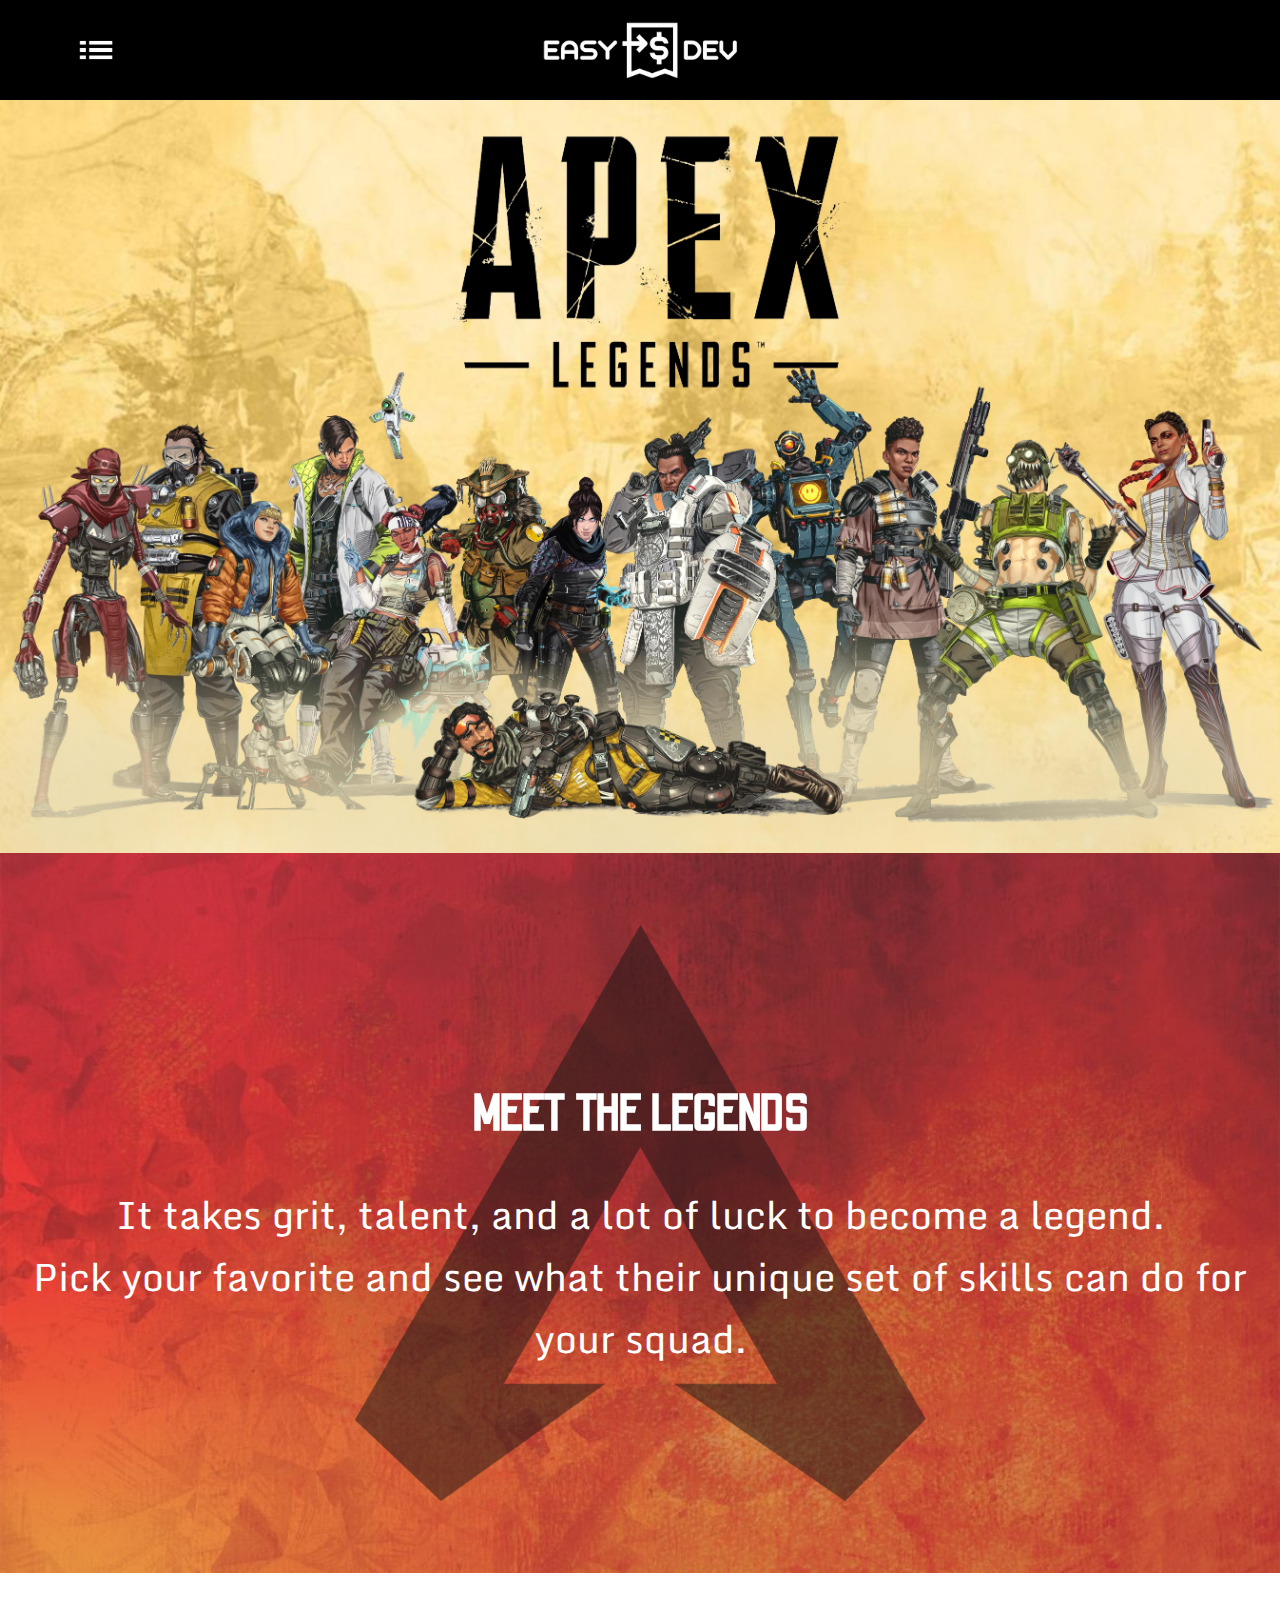
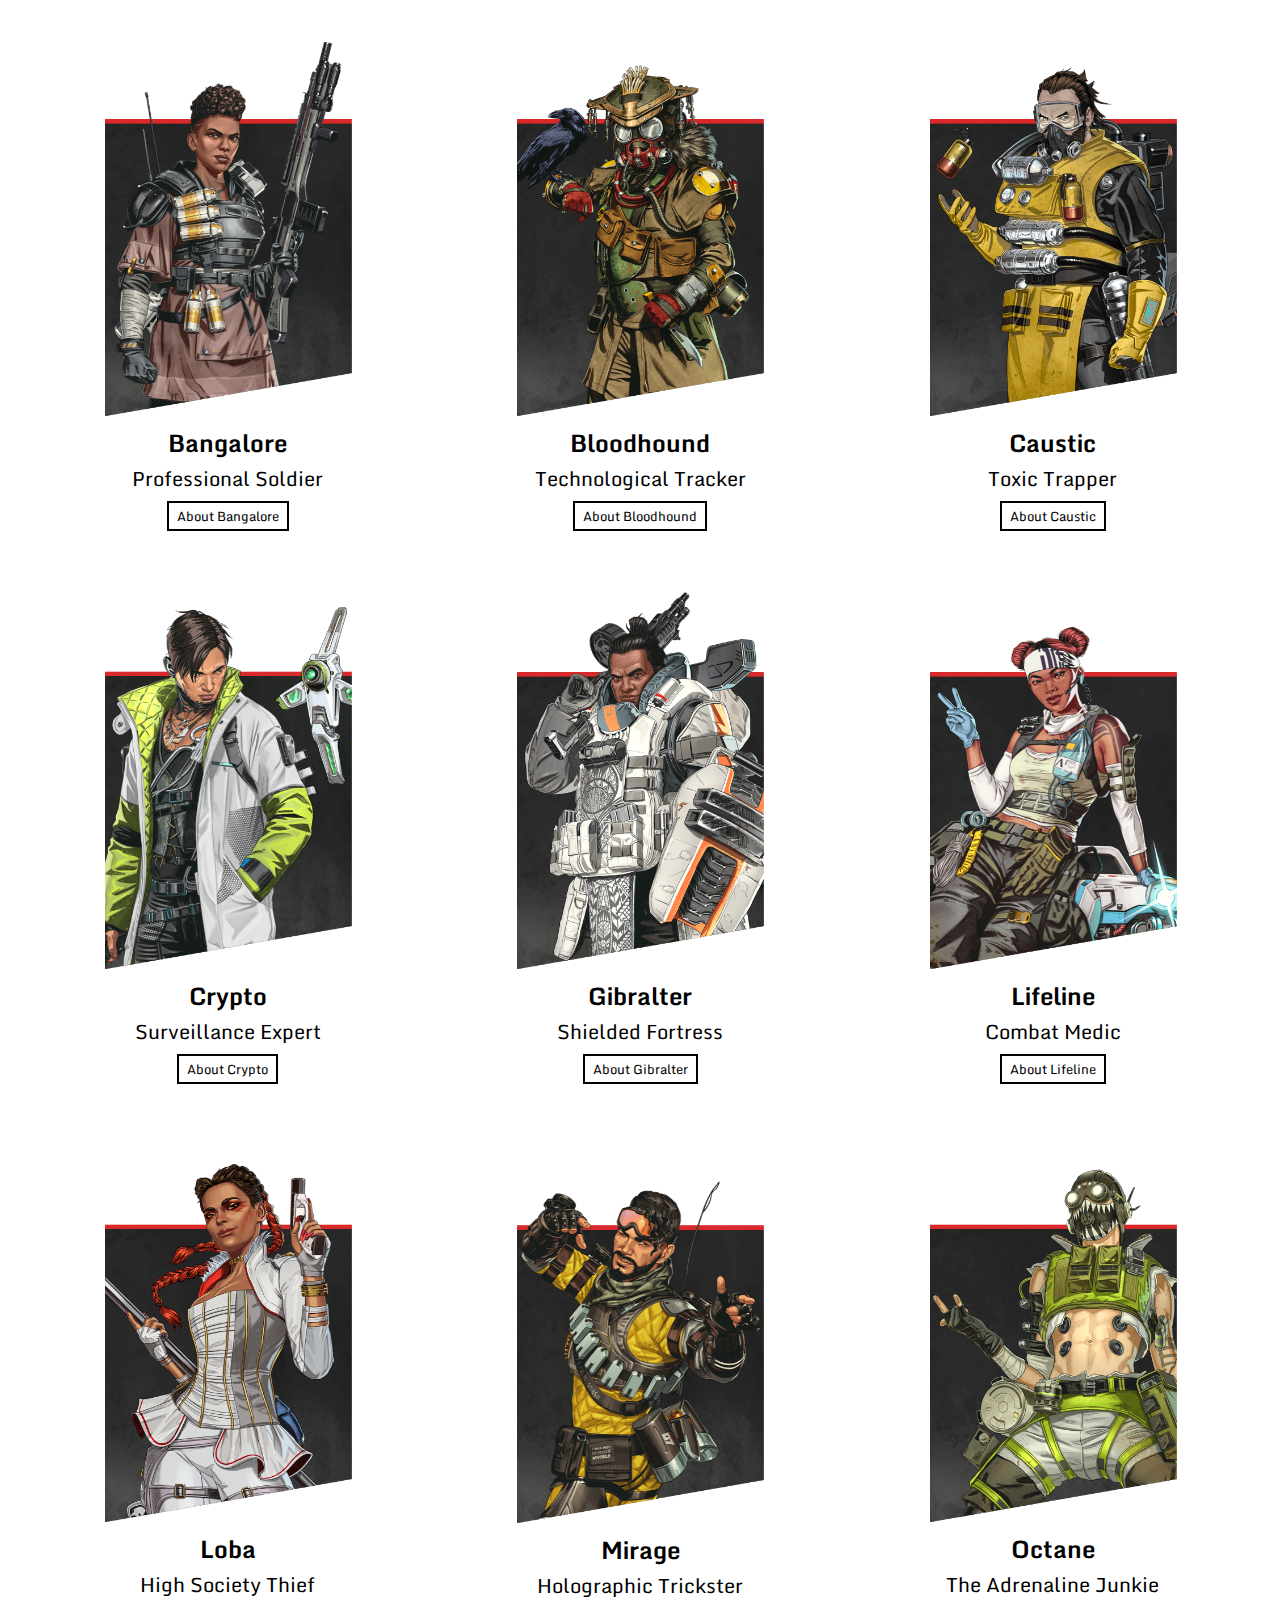
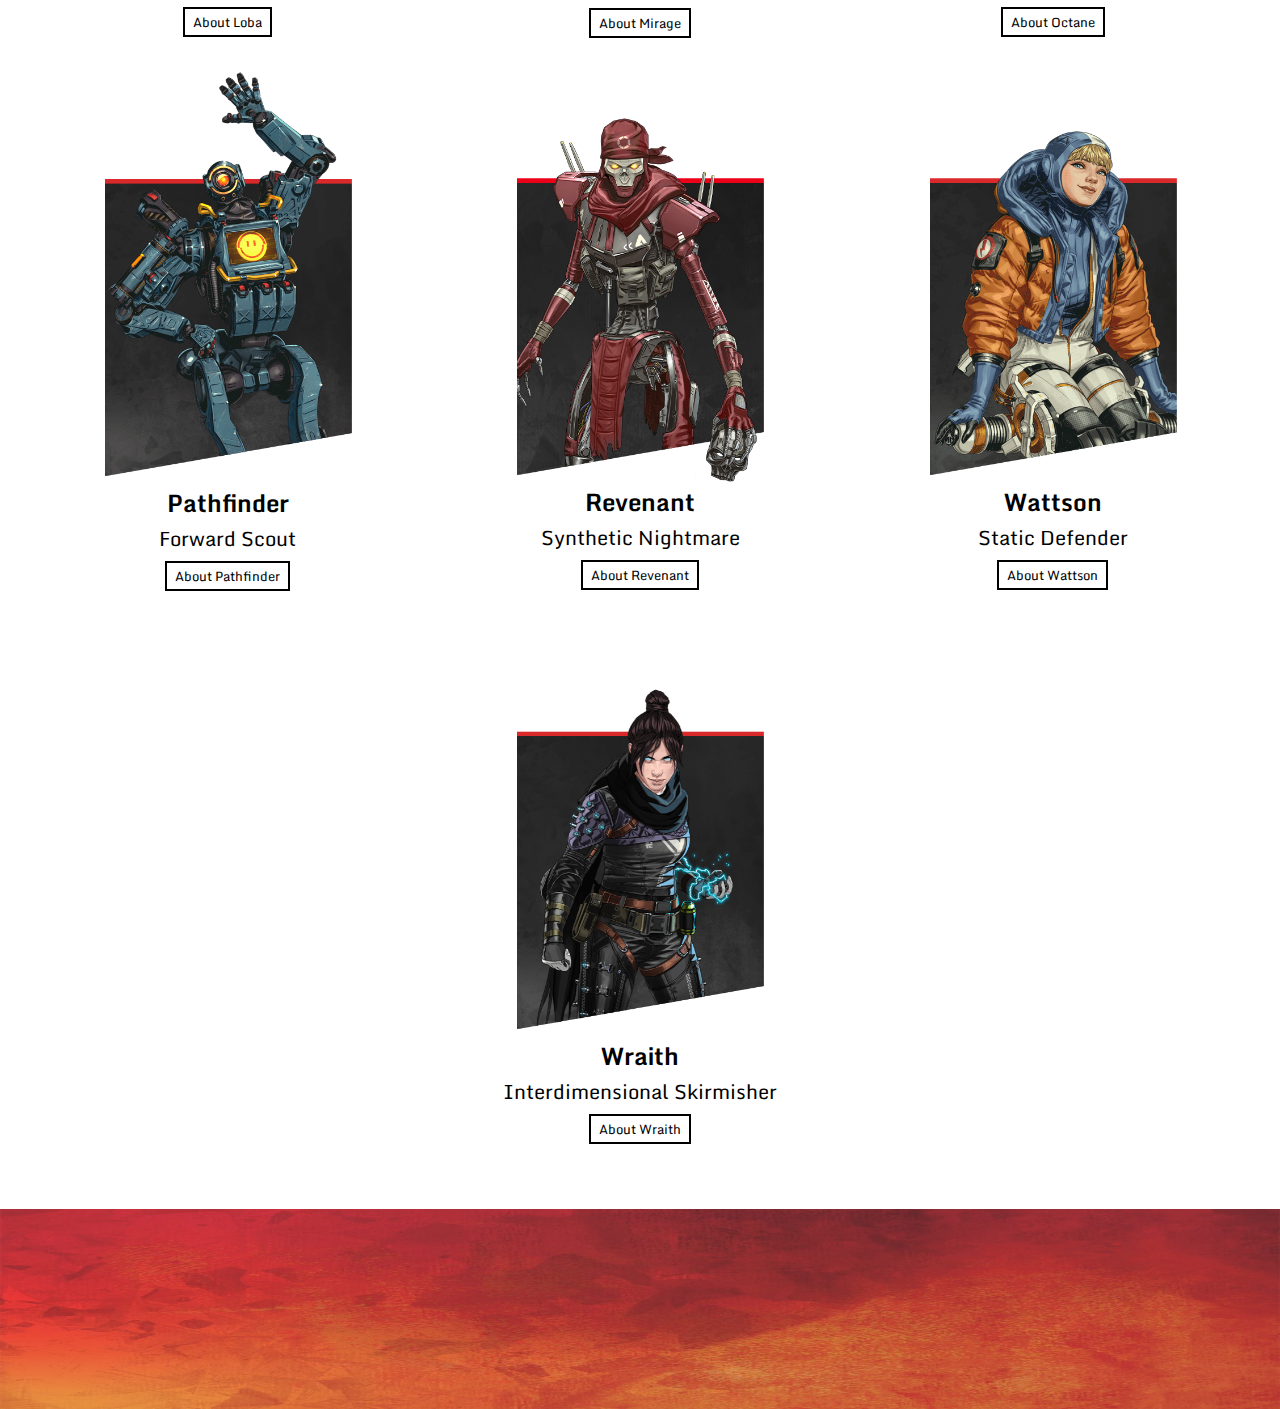
<file: index.html>
<!DOCTYPE html>
<html lang="en">
<head>
    <meta charset="UTF-8">
    <meta name="viewport" content="width=device-width, initial-scale=1.0">
    <title>Apex Legends</title>
    <link rel="stylesheet" href="index.css">
    <link href='https://fonts.googleapis.com/css?family=Odibee Sans' rel='stylesheet'>
    <link href='https://fonts.googleapis.com/css?family=Monda' rel='stylesheet'>
</head>
<body>
  <header>
    <div class="flex-menu">
        <img id="nav-toggle" class="nav-toggle" src="images/ApexLogoPhotos/white-menu.png" alt="menu toggle" onclick="menuClick()">
    </div>
    <div class="flex-logo">    
        <img class="logo-img" src="images/RyanLogos/easymoney.png" alt="Easy $ Development">
    </div>
    <!--<div class="flex-menu">
        <img class="nav-toggle red" src="images/ApexLogoPhotos/linked-in.png" alt="red linked-in icon">
    </div>-->
    <nav id="nav-bar">
      <ul>
        <li class="top"><a href="#Home">Home</a></li>
        <li><a href="#About">About</a></li>
        <li><a href="#Legends">Legends</a></li>
        <li><a href="#Contact">Contact</a></li>
    </nav>
  </header>
  <div class="banner-container">
    <div id="Home">
      <div class="group-banner">
      <img id="banner-group-pic" class="banner-image" src="images/BannerPhotos/apex-seasonfive-banner.jpg" alt="Group Picture of the Apex Legend Characters">
      </div>
      <div id="About" class="red-banner">
      <img id="banner-red-background"  src="images/BannerPhotos/apex-meet-legends-background.jpg" alt="red Apex background image">
      <img class="apex-logo" src="images/ApexLogoPhotos/Apex-Legends-Logo-PNG-Photos.png" alt="Apex Logo">
      <h1 class="title-page-heading" >MEET THE LEGENDS</h1>
      <p class="title-page-paragraph" >It takes grit, talent, and a lot of luck to become a legend. <br>
         Pick your favorite and see what their unique set of skills can do for your squad.
      </p>
    </div>
    </div>
    <div id="Legends" class="legend-gallery">
      <figure class="gallery-item">
        <img class="thumbnail" src="images/BangalorPhotos/apex-grid-tile-legends-bangalore.png.adapt.crop16x9.png">
        <h3 class="legend-name">Bangalore</h3>
        <p class="legend-title">Professional Soldier</p>
        <p id="about-btn" class="about-btn"><a id="bangalore-link" class="about-link" href="legends.html#Bangalore">About Bangalore</a></p>
      </figure> 
      <figure class="gallery-item">
        <img class="thumbnail" src="images/BloodhoundPhotos/apex-grid-tile-legends-bloodhound.png.adapt.crop16x9.png">
        <h3 class="legend-name">Bloodhound</h3>
        <p class="legend-title">Technological Tracker</p>
        <p class="about-btn"><a id="bloodhound-link" class="about-link" href="legends.html#Bloodhound" >About Bloodhound</a></p>
      </figure>
      <figure class="gallery-item">
        <img class="thumbnail" src="images/CausticPhotos/apex-grid-tile-legends-caustic.png.adapt.crop16x9.png">
        <h3 class="legend-name">Caustic</h3>
        <p class="legend-title">Toxic Trapper</p>
        <p class="about-btn"><a class="about-link" href="legends.html#Caustic">About Caustic</a></p>
      </figure>
      <figure class="gallery-item">
        <img class="thumbnail" src="images/CryptoPhotos/apex-grid-tile-legends-crypto.png.adapt.crop16x9.png">
        <h3 class="legend-name">Crypto</h3>
        <p class="legend-title">Surveillance Expert</p>
        <p class="about-btn"><a class="about-link" href="legends.html#Crypto">About Crypto</a></p>
      </figure>
      <figure class="gallery-item">
        <img class="thumbnail" src="images/GibralterPhotos/apex-grid-tile-legends-gibraltar.png.adapt.crop16x9.png">
        <h3 class="legend-name">Gibralter</h3>
        <p class="legend-title">Shielded Fortress</p>
        <p class="about-btn"><a class="about-link" href="legends.html#Gibralter">About Gibralter</a></p>
      </figure>
      <figure class="gallery-item">
        <img class="thumbnail" src="images/LifelinePhotos/apex-grid-tile-legends-lifeline.png.adapt.crop16x9.png">
        <h3 class="legend-name">Lifeline</h3>
        <p class="legend-title">Combat Medic</p>
        <p class="about-btn"><a class="about-link" href="legends.html#Lifeline">About Lifeline</a></p>
      </figure>
      <figure class="gallery-item">
        <img class="thumbnail" src="images/LobaPhotos/apex-grid-tile-legends-loba.png.adapt.crop16x9.png">
        <h3 class="legend-name">Loba</h3>
        <p class="legend-title">High Society Thief</p>
        <p class="about-btn"><a class="about-link" href="legends.html#Loba">About Loba</a></p>
      </figure>
      <figure class="gallery-item">
        <img class="thumbnail" src="images/MiragePhotos/apex-grid-tile-legends-mirage.png.adapt.crop16x9.png">
        <h3 class="legend-name">Mirage</h3>
        <p class="legend-title">Holographic Trickster</p>
        <p class="about-btn"><a class="about-link" href="legends.html#Mirage">About Mirage</a></p>
      </figure>
      <figure class="gallery-item">
        <img class="thumbnail" src="images/OctanePhotos/apex-grid-tile-legends-octane.png.adapt.crop16x9.png">
        <h3 class="legend-name">Octane</h3>
        <p class="legend-title">The Adrenaline Junkie</p>
        <p class="about-btn"><a class="about-link" href="legends.html#Octane">About Octane</a></p>
      </figure>
      <figure class="gallery-item">
        <img class="thumbnail" src="images/PathfinderPhotos/apex-grid-tile-legends-pathfinder.png.adapt.crop16x9.png">
        <h3 class="legend-name">Pathfinder</h3>
        <p class="legend-title">Forward Scout</p>
        <p class="about-btn"><a class="about-link" href="legends.html#Pathfinder">About Pathfinder</a></p>
      </figure>
      <figure class="gallery-item">
        <img class="thumbnail" src="images/RevenantPhotos/apex-legend-revenant-grid-tile.png.adapt.crop16x9.png">
        <h3 class="legend-name">Revenant</h3>
        <p class="legend-title">Synthetic Nightmare</p>
        <p class="about-btn"><a class="about-link" href="legends.html#Revenant">About Revenant</a></p>
      </figure>
      <figure class="gallery-item">
        <img class="thumbnail" src="images/WattsonPhotos/apex-grid-tile-legends-wattson.png.adapt.crop16x9.png">
        <h3 class="legend-name">Wattson</h3>
        <p class="legend-title">Static Defender</p>
        <p class="about-btn"><a class="about-link" href="legends.html#Wattson">About Wattson</a></p>
      </figure>
      <figure class="gallery-item">
        <img class="thumbnail" src="images/WraithPhotos/apex-grid-tile-legends-wraith.png.adapt.crop16x9.png">
        <h3 class="legend-name">Wraith</h3>
        <p class="legend-title">Interdimensional Skirmisher</p>
        <p class="about-btn"><a class="about-link" href="legends.html#Wraith">About Wraith</a></p>
      </figure>
    </div>
  </div>
    <div id="Contact" class= "footer-banner">
        <img src="images/BannerPhotos/apex-meet-legends-background.jpg" alt="red Apex background">
    </div>
    
    <script src="script.js"></script>  
</body>
</html>
</file>
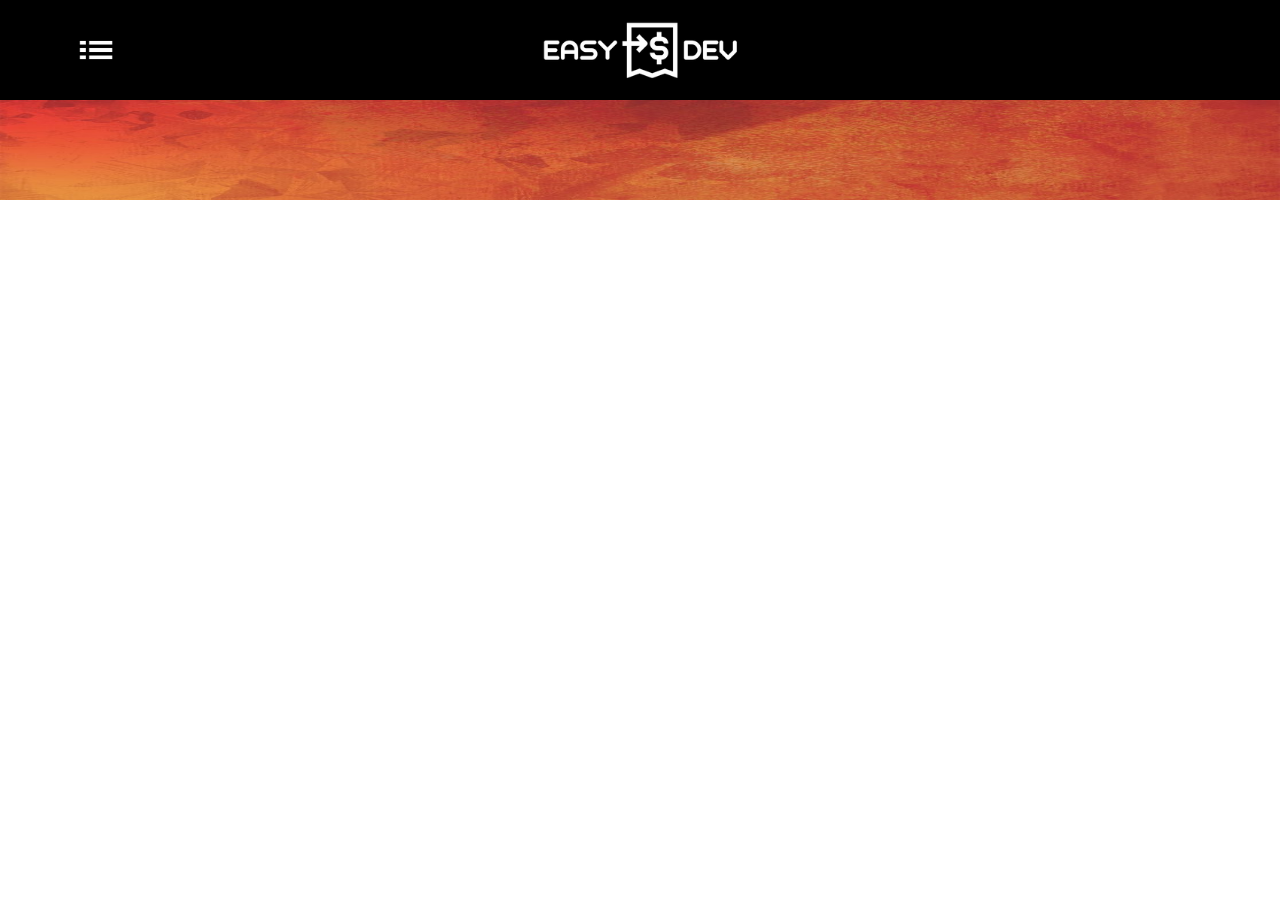
<file: legends.html>
<!DOCTYPE html>
<html lang="en">
<head>
    <meta charset="UTF-8">
    <meta name="viewport" content="width=device-width, initial-scale=1.0">
    <title>Legends Info Page</title>
    <link rel="stylesheet" href="index.css">
    <link href='https://fonts.googleapis.com/css?family=Odibee Sans' rel='stylesheet'>
    <link href='https://fonts.googleapis.com/css?family=Monda' rel='stylesheet'>
    
</head>
<body>
    <header>
        <div class="flex-menu">
            <img id="nav-toggle" class="nav-toggle" src="images/ApexLogoPhotos/white-menu.png" alt="menu toggle" onclick="menuClick()">
        </div>
        <div class="flex-logo">    
            <img class="logo-img" src="images/RyanLogos/easymoney.png" alt="Easy $ Development">
        </div>
        <!--<div class="flex-menu">
            <img class="nav-toggle red" src="images/ApexLogoPhotos/linked-in.png" alt="red linked-in icon">
        </div>-->
        <nav id="nav-bar">
          <ul>
            <li class="top"><a href="index.html#Home">Home</a></li> 
            <li><a href="index.html#About">About</a></li> 
            <li><a href="index.html#Legends">Legends</a></li>
            <li class="bottom"><a href="index.html#Contact">Contact</a></li>
          </ul>
        </nav>
    </header>
    
    <div id="Bangalore" class="legend-container">
    <div id="bangalore-page" >
        <img id="legend-poster" class="banner-image" src="images/BangalorPhotos/poster.jpg.adapt.crop16x9.1455w.jpg" alt="Apex Legend Character Poster Image">
    </div>
    

    <!--BANGALORE LEGEND PAGE----------------------------------------------------------------------------------------------------------------------------------------------------------->
    <div id="bangalore-info" class="main-info-container">
        <!--column 1-->
        <div class="col-img">
            <div class="poster-box">
            <img id="legend-headshot" class="poster-img" src="images/BangalorPhotos/apex-grid-tile-legends-bangalore.png.adapt.crop16x9.png" alt="Legend Headshot">
            </div>
        </div>
        <!--column 2-->
        <div class="col-txt column">
            <!--info flex box-->
            <div class="info-flex">
                <p id="legend-saying">"Name the weapon--I'll still beat you."</p>
                <h1 id="name-header">Bangalore</h1>
                <h3 id="title-header">Professional Soldier</h5>
                <p id="legend-story "class="legend-story">Born into a military family where she, her parents, and her four older brothers all served in the IMC Armed Forces, Bangalore has been an exceptional soldier since she was young. She was top of her class at the IMC Military Academy and the only cadet who could take apart a Peacekeeper, equip it with a Precision Choke hop-up, and put it back together in under twenty seconds – blindfolded.
                   <!--In the months following the Battle at Gridiron, Anita and her brother Jackson had lost contact with what was left of the IMC fleet, and were ambushed by unknown assailants upon arrival in the Outlands. The squad scattered, but Jackson stayed behind to give his sister time to escape. Alone and with no way home, Anita put her training, extensive weapon knowledge, and competitive spirit to work by joining the Apex Games. Now, she fights to raise money for passage back to the IMC home base, where she hopes to reunite with what remains of her family.-->
                </p>
            </div> 
            
            <!--table flex box-->
            <div class="table-flex">
                <!--table row flex box-->
                <div class="table-row">
                    <p class="table-label">Real Name</p>
                    <p id="legend-name" class="table-cell">Anita Williams</p>
                </div>
                <hr>
                <!--table row flex box-->
                <div class="table-row">
                    <p class="table-label">Age</p>
                    <p id="legend-age" class="table-cell">38</p>
                </div>
                <hr>
                <!--table row flex box-->
                <div class="table-row">
                    <p class="table-label">Home Planet</p>
                    <p id="legend-planet" class="table-cell">Gridiron</p>
                </div>
                <hr>
                <!--table row flex box-->
                <div class="table-row">
                    <p class="table-label">Tactical Ability</p>
                    <p id="legend-tactical" class="table-cell">Smoke Launcher</p>
                </div>
                <hr>
                <!--table row flex box-->
                <div class="table-row">
                    <p class="table-label">Passive Ability</p>
                    <p id="legend-passive" class="table-cell">Double Time</p>
                </div>
                <hr>
                <!--table row flex box-->
                <div class="table-row">
                    <p class="table-label">Ultimate Ability</p>
                    <p id="legend-ultimate" class="table-cell">Rolling Thunder</p>
                </div>
                <hr>
            </div>
        </div>
        
    </div>

    <div id="bangalore-ability" class="ability-main">
            <div class="ability-text-flex"> 
                <img id="tact-img" class= "ability-img" src="images/BangalorPhotos/apex-grid-tile-legends-abilities-tactical-bangalore.png.adapt.crop16x9.652w.png" alt="Tactical Ability Icon">
                <h4>Tactical Ability</h4>
                <h3 id="tact-name">Smoke Launcher</h3>
                <p id="tact-info">Fire a high-velocity smoke canister that explodes into a smoke wall on impact.</p>
            </div>
        
            <div class="ability-text-flex"> 
                <img id="pass-img" class= "ability-img"  src="images/BangalorPhotos/apex-grid-tile-legends-abilities-passive-bangalore.png.adapt.crop16x9.652w.png" alt="Passive Ability Icon">
                <h4>Passive Ability</h4>
                <h3 id="pass-name">Double Time</h3>
                <p id="pass-info">Taking fire while sprinting makes you move faster for a brief time.</p>
            </div>
       
            <div class="ability-text-flex"> 
                <img id="ult-img" class= "ability-img" src="images/BangalorPhotos/apex-grid-tile-legends-abilities-ultimate-bangalore.png.adapt.crop16x9.652w.png" alt="Ultimate Ability Icon">
                <h4>Ultimate Ability</h4>
                <h3 id="ult-name">Rolling Thunder</h3>
                <p id="ult-info">Call in an artillery strick that slowly creeps across the landscape.</p>
            </div>
    </div>
    <div class="back-div">
        <p class="back-btn"><a class="back-link"href="index.html#Legends">Back to Legends</a></p>
    </div>
</div>

 <!--BLOODHOUND LEGEND PAGE----------------------------------------------------------------------------------------------------------------------------------------------------------->
<div id="Bloodhound" class="legend-container">
    <div >
        <img id="legend-poster" class="banner-image" src="images/BloodhoundPhotos/poster.jpg.adapt.crop16x9.1455w.jpg" alt="Apex Legend Character Poster Image">
    </div>
    
    <!--main content flexbox-->
    <div id="bloodhound-info" class="main-info-container">
        <!--column 1-->
        <div class="col-img">
            <div class="poster-box">
            <img id="legend-headshot" class="poster-img" src="images/BloodhoundPhotos/apex-grid-tile-legends-bloodhound.png.adapt.crop16x9.png" alt="Legend Headshot">
            </div>
        </div>
        <!--column 2-->
        <div class="col-txt column">
            <!--info flex box-->
            <div class="info-flex">
                <p id="legend-saying">“I am the hunter the Gods have sent.”</p>
                <h1 id="name-header">Bloodhound</h1>
                <h3 id="title-header">Technological Tracker</h5>
                <p id="legend-story "class="legend-story">Bloodhound is known across the Outlands as one of the greatest game hunters the Frontier has ever seen – and that’s about all anyone knows. Their identity is a mystery wrapped in layers of rumors: they are fabulously wealthy, a bloodthirsty murderer, a Goliath whisperer, a former slave, half bat, and a dozen other things depending on who’s doing the whispering.
                   <!--In the months following the Battle at Gridiron, Anita and her brother Jackson had lost contact with what was left of the IMC fleet, and were ambushed by unknown assailants upon arrival in the Outlands. The squad scattered, but Jackson stayed behind to give his sister time to escape. Alone and with no way home, Anita put her training, extensive weapon knowledge, and competitive spirit to work by joining the Apex Games. Now, she fights to raise money for passage back to the IMC home base, where she hopes to reunite with what remains of her family.-->
                </p>
            </div> 
            
            <!--table flex box-->
            <div class="table-flex">
                <!--table row flex box-->
                <div class="table-row">
                    <p class="table-label">Real Name</p>
                    <p id="legend-name" class="table-cell">Unknown</p>
                </div>
                <hr>
                <!--table row flex box-->
                <div class="table-row">
                    <p class="table-label">Age</p>
                    <p id="legend-age" class="table-cell">Unknown</p>
                </div>
                <hr>
                <!--table row flex box-->
                <div class="table-row">
                    <p class="table-label">Home Planet</p>
                    <p id="legend-planet" class="table-cell">Unknown</p>
                </div>
                <hr>
                <!--table row flex box-->
                <div class="table-row">
                    <p class="table-label">Tactical Ability</p>
                    <p id="legend-tactical" class="table-cell">Eye of the Allfather</p>
                </div>
                <hr>
                <!--table row flex box-->
                <div class="table-row">
                    <p class="table-label">Passive Ability</p>
                    <p id="legend-passive" class="table-cell">Tracker</p>
                </div>
                <hr>
                <!--table row flex box-->
                <div class="table-row">
                    <p class="table-label">Ultimate Ability</p>
                    <p id="legend-ultimate" class="table-cell">Beast of the Hunt</p>
                </div>
                <hr>
            </div>
        </div>
        
    </div>

    <div class="ability-main">
            <div class="ability-text-flex"> 
                <img id="tact-img" class= "ability-img" src="images/BloodhoundPhotos/apex-grid-tile-legends-abilities-tactical-bloodhound.png.adapt.crop16x9.652w.png" alt="Tactical Ability Icon">
                <h4>Tactical Ability</h4>
                <h3 id="tact-name">Eye of the Allfather</h3>
                <p id="tact-info">Briefly reveal hidden enemies, traps, and clues throughout structures in front of you.</p>
            </div>
        
            <div class="ability-text-flex"> 
                <img id="pass-img" class= "ability-img"  src="images/BloodhoundPhotos/apex-grid-tile-legends-abilities-passive-bloodhound.png.adapt.crop16x9.652w.png" alt="Passive Ability Icon">
                <h4>Passive Ability</h4>
                <h3 id="pass-name">Tracker</h3>
                <p id="pass-info">See tracks left behind by your foes.</p>
            </div>
       
            <div class="ability-text-flex"> 
                <img id="ult-img" class= "ability-img" src="images/BloodhoundPhotos/apex-grid-tile-legends-abilities-ultimate-bloodhound.png.adapt.crop16x9.652w.png">
                <h4>Ultimate Ability</h4>
                <h3 id="ult-name">Beast of the Hunt</h3>
                <p id="ult-info">Enhances your senses, allowing you to move faster while highlighting your prey.</p>
            </div>
    </div>
    <div class="back-div">
        <p class="back-btn"><a class="back-link"href="index.html#Legends">Back to Legends</a></p>
    </div>
</div>


 <!--CAUSTIC LEGEND PAGE----------------------------------------------------------------------------------------------------------------------------------------------------------->
<div id="Caustic" class="legend-container">
    <div >
        <img id="legend-poster" class="banner-image" src="images/CausticPhotos/poster.jpg.adapt.crop16x9.1455w.jpg" alt="Apex Legend Character Poster Image">
    </div>
    
    <!--main content flexbox-->
    <div class="main-info-container">
        <!--column 1-->
        <div class="col-img">
            <div class="poster-box">
            <img id="legend-headshot" class="poster-img" src="images/CausticPhotos/apex-grid-tile-legends-caustic.png.adapt.crop16x9.png" alt="Legend Headshot">
            </div>
        </div>
        <!--column 2-->
        <div class="col-txt column">
            <!--info flex box-->
            <div class="info-flex">
                <p id="legend-saying">“I don't concern myself with the ambitions of insects.”</p>
                <h1 id="name-header">Caustic</h1>
                <h3 id="title-header">Toxic Trapper</h5>
                <p id="legend-story "class="legend-story">Before there was Caustic, a scientist named Alexander Nox worked at Humbert Labs, the Frontier’s leading manufacturer of pesticide gases. With a glut of pesticides needed to protect the growing Frontier colonies’ crops, Humbert Labs was constantly on the hunt for better and stronger formulas. Nox was one of their brightest scientists and worked day and night developing new gases. But to make sure they worked, he needed to test them on more than just inert tissue: he needed something living.</p>
            </div> 
            
            <!--table flex box-->
            <div class="table-flex">
                <!--table row flex box-->
                <div class="table-row">
                    <p class="table-label">Real Name</p>
                    <p id="legend-name" class="table-cell">Alexander Nox</p>
                </div>
                <hr>
                <!--table row flex box-->
                <div class="table-row">
                    <p class="table-label">Age</p>
                    <p id="legend-age" class="table-cell">48</p>
                </div>
                <hr>
                <!--table row flex box-->
                <div class="table-row">
                    <p class="table-label">Home Planet</p>
                    <p id="legend-planet" class="table-cell">Gaea</p>
                </div>
                <hr>
                <!--table row flex box-->
                <div class="table-row">
                    <p class="table-label">Tactical Ability</p>
                    <p id="legend-tactical" class="table-cell">Nox Gas Trap</p>
                </div>
                <hr>
                <!--table row flex box-->
                <div class="table-row">
                    <p class="table-label">Passive Ability</p>
                    <p id="legend-passive" class="table-cell">Nox Vision</p>
                </div>
                <hr>
                <!--table row flex box-->
                <div class="table-row">
                    <p class="table-label">Ultimate Ability</p>
                    <p id="legend-ultimate" class="table-cell">Nox Gas Grenade</p>
                </div>
                <hr>
            </div>
        </div>
        
    </div>

    <div class="ability-main">
            <div class="ability-text-flex"> 
                <img id="tact-img" class= "ability-img" src="images/CausticPhotos/apex-grid-tile-legends-abilities-tactical-caustic.png.adapt.crop16x9.652w.png" alt="Tactical Ability Icon">
                <h4>Tactical Ability</h4>
                <h3 id="tact-name">Nox Gas Trap</h3>
                <p id="tact-info">Drop canisters that release deadly Nox gas when shot or triggered by enemies.</p>
            </div>
        
            <div class="ability-text-flex"> 
                <img id="pass-img" class= "ability-img"  src="images/CausticPhotos/apex-grid-tile-legends-abilities-passive-caustic.png.adapt.crop16x9.652w.png" alt="Passive Ability Icon">
                <h4>Passive Ability</h4>
                <h3 id="pass-name">Nox Vision</h3>
                <p id="pass-info">Allows you to see enemies through your gas.</p>
            </div>
       
            <div class="ability-text-flex"> 
                <img id="ult-img" class= "ability-img" src="images/CausticPhotos/apex-grid-tile-legends-abilities-ultimate-caustic.png.adapt.crop16x9.652w.png">
                <h4>Ultimate Ability</h4>
                <h3 id="ult-name">Nox Gas Grenade</h3>
                <p id="ult-info">Blankets a large area in Nox gas.</p>
            </div>
    </div>
    <div class="back-div">
        <p class="back-btn"><a class="back-link"href="index.html#Legends">Back to Legends</a></p>
    </div>
</div>


 <!--CRYPTO LEGEND PAGE----------------------------------------------------------------------------------------------------------------------------------------------------------->
<div id="Crypto" class="legend-container">
    <div >
        <img id="legend-poster" class="banner-image" src="images/CryptoPhotos/poster.jpg.adapt.crop16x9.1455w.jpg" alt="Apex Legend Character Poster Image">
    </div>
    
    <!--main content flexbox-->
    <div class="main-info-container">
        <!--column 1-->
        <div class="col-img">
            <div class="poster-box">
            <img id="legend-headshot" class="poster-img" src="images/CryptoPhotos/apex-grid-tile-legends-crypto.png.adapt.crop16x9.png" alt="Legend Headshot">
            </div>
        </div>
        <!--column 2-->
        <div class="col-txt column">
            <!--info flex box-->
            <div class="info-flex">
                <p id="legend-saying">“It’s hard to be scared when you’re prepared.”</p>
                <h1 id="name-header">Crypto</h1>
                <h3 id="title-header">Surveillance Expert</h5>
                <p id="legend-story "class="legend-story">Crypto specializes in secrets; he knows how to uncover them, and how to keep them. A brilliant hacker and encryption expert, he uses aerial drones to spy on his opponents in the Apex Arena without being seen. It’s been noted that his drones have a similar design to those created by wanted murderer Tae Joon Park.</p>
            </div> 
            
            <!--table flex box-->
            <div class="table-flex">
                <!--table row flex box-->
                <div class="table-row">
                    <p class="table-label">Real Name</p>
                    <p id="legend-name" class="table-cell">[ERROR]</p>
                </div>
                <hr>
                <!--table row flex box-->
                <div class="table-row">
                    <p class="table-label">Age</p>
                    <p id="legend-age" class="table-cell">[ERROR]</p>
                </div>
                <hr>
                <!--table row flex box-->
                <div class="table-row">
                    <p class="table-label">Home Planet</p>
                    <p id="legend-planet" class="table-cell">[ERROR]</p>
                </div>
                <hr>
                <!--table row flex box-->
                <div class="table-row">
                    <p class="table-label">Tactical Ability</p>
                    <p id="legend-tactical" class="table-cell">Surveillance Drone</p>
                </div>
                <hr>
                <!--table row flex box-->
                <div class="table-row">
                    <p class="table-label">Passive Ability</p>
                    <p id="legend-passive" class="table-cell">Neurolink</p>
                </div>
                <hr>
                <!--table row flex box-->
                <div class="table-row">
                    <p class="table-label">Ultimate Ability</p>
                    <p id="legend-ultimate" class="table-cell">Drone EMP</p>
                </div>
                <hr>
            </div>
        </div>
        
    </div>

    <div class="ability-main">
            <div class="ability-text-flex"> 
                <img id="tact-img" class= "ability-img" src="images/CryptoPhotos/apex-grid-tile-legends-abilities-tactical-crypto.png.adapt.crop16x9.652w.png" alt="Tactical Ability Icon">
                <h4>Tactical Ability</h4>
                <h3 id="tact-name">Surveillance Drone</h3>
                <p id="tact-info">Deploy an aerial drone that allows you to view the surrounding area from above.</p>
            </div>
        
            <div class="ability-text-flex"> 
                <img id="pass-img" class= "ability-img"  src="images/CryptoPhotos/apex-grid-tile-legends-abilities-passive-crypto.png.adapt.crop16x9.652w.png" alt="Passive Ability Icon">
                <h4>Passive Ability</h4>
                <h3 id="pass-name">Neurolink</h3>
                <p id="pass-info">Enemies detected by the Surveillance Drone within 30 meters of your position are marked for you and your teammates to see.</p>
            </div>
       
            <div class="ability-text-flex"> 
                <img id="ult-img" class= "ability-img" src="images/CryptoPhotos/apex-grid-tile-legends-abilities-ultimate-crypto.png.adapt.crop16x9.652w.png">
                <h4>Ultimate Ability</h4>
                <h3 id="ult-name">Drone EMP</h3>
                <p id="ult-info">Your Surveillance Drone sets off an EMP blast that deals shield damage, slows enemies, and disables traps.</p>
            </div>
    </div>
    <div class="back-div">
        <p class="back-btn"><a class="back-link"href="index.html#Legends">Back to Legends</a></p>
    </div>
</div>



 <!--GIBRALTER LEGEND PAGE----------------------------------------------------------------------------------------------------------------------------------------------------------->
<div id="Gibralter" class="legend-container">
    <div >
        <img id="legend-poster" class="banner-image" src="images/GibralterPhotos/poster.jpg.adapt.crop16x9.1455w.jpg" alt="Apex Legend Character Poster Image">
    </div>
    
    <!--main content flexbox-->
    <div class="main-info-container">
        <!--column 1-->
        <div class="col-img">
            <div class="poster-box">
            <img id="legend-headshot" class="poster-img" src="images/GibralterPhotos/apex-grid-tile-legends-gibraltar.png.adapt.crop16x9.png" alt="Legend Headshot">
            </div>
        </div>
        <!--column 2-->
        <div class="col-txt column">
            <!--info flex box-->
            <div class="info-flex">
                <p id="legend-saying">“Try to move me; it'll be fun.”</p>
                <h1 id="name-header">Gibralter</h1>
                <h3 id="title-header">Shielded Fortress</h5>
                <p id="legend-story "class="legend-story">Gibraltar is a gentle giant with a wild side. The son of two SARAS (Search and Rescue Association of Solace) volunteers, he has always been skilled at getting others out of dangerous situations that are common in the Outlands. However, he only began to understand the value of protecting others when he and his boyfriend stole his father’s motorcycle, took it on a joyride, and got trapped by a deadly mudslide. His parents saved them, and his father lost an arm in the process. Gibraltar has never forgotten that sacrifice and has devoted his life to helping those in need.</p>
            </div> 
            
            <!--table flex box-->
            <div class="table-flex">
                <!--table row flex box-->
                <div class="table-row">
                    <p class="table-label">Real Name</p>
                    <p id="legend-name" class="table-cell">Makoa Gibralter</p>
                </div>
                <hr>
                <!--table row flex box-->
                <div class="table-row">
                    <p class="table-label">Age</p>
                    <p id="legend-age" class="table-cell">30</p>
                </div>
                <hr>
                <!--table row flex box-->
                <div class="table-row">
                    <p class="table-label">Home Planet</p>
                    <p id="legend-planet" class="table-cell">Solace</p>
                </div>
                <hr>
                <!--table row flex box-->
                <div class="table-row">
                    <p class="table-label">Tactical Ability</p>
                    <p id="legend-tactical" class="table-cell">Dome of Protection</p>
                </div>
                <hr>
                <!--table row flex box-->
                <div class="table-row">
                    <p class="table-label">Passive Ability</p>
                    <p id="legend-passive" class="table-cell">Gun Shield</p>
                </div>
                <hr>
                <!--table row flex box-->
                <div class="table-row">
                    <p class="table-label">Ultimate Ability</p>
                    <p id="legend-ultimate" class="table-cell">Defensive Bombardment</p>
                </div>
                <hr>
            </div>
        </div>
        
    </div>

    <div class="ability-main">
            <div class="ability-text-flex"> 
                <img id="tact-img" class= "ability-img" src="images/GibralterPhotos/apex-grid-tile-legends-abilities-tactical-gibraltar.png.adapt.crop16x9.652w.png" alt="Tactical Ability Icon">
                <h4>Tactical Ability</h4>
                <h3 id="tact-name">Dome of Protection</h3>
                <p id="tact-info">Throw down a dome-shield that blocks attacks for 15 seconds.</p>
            </div>
        
            <div class="ability-text-flex"> 
                <img id="pass-img" class= "ability-img"  src="images/GibralterPhotos/apex-grid-tile-legends-abilities-passive-gibraltar.png.adapt.crop16x9.652w.png" alt="Passive Ability Icon">
                <h4>Passive Ability</h4>
                <h3 id="pass-name">Gun Shield</h3>
                <p id="pass-info">Aiming down sights deploys a gun shield that blocks incoming fire.</p>
            </div>
       
            <div class="ability-text-flex"> 
                <img id="ult-img" class= "ability-img" src="images/GibralterPhotos/apex-grid-tile-legends-abilities-ultimate-gibraltar.png.adapt.crop16x9.652w.png">
                <h4>Ultimate Ability</h4>
                <h3 id="ult-name">Defensive Bombardment</h3>
                <p id="ult-info">Call in a concentrated mortor strike on a marked position.</p>
            </div>
    </div>
    <div class="back-div">
        <p class="back-btn"><a class="back-link"href="index.html#Legends">Back to Legends</a></p>
    </div>
</div>



 <!--LIFELINE LEGEND PAGE----------------------------------------------------------------------------------------------------------------------------------------------------------->
<div id="Lifeline" class="legend-container">
    <div >
        <img id="legend-poster" class="banner-image" src="images/LifelinePhotos/poster.jpg.adapt.crop16x9.1455w.jpg" alt="Apex Legend Character Poster Image">
    </div>
    
    <!--main content flexbox-->
    <div class="main-info-container">
        <!--column 1-->
        <div class="col-img">
            <div class="poster-box">
            <img id="legend-headshot" class="poster-img" src="images/LifelinePhotos/apex-grid-tile-legends-lifeline.png.adapt.crop16x9.png" alt="Legend Headshot">
            </div>
        </div>
        <!--column 2-->
        <div class="col-txt column">
            <!--info flex box-->
            <div class="info-flex">
                <p id="legend-saying">“Never quit. That's how you win.”</p>
                <h1 id="name-header">Lifeline</h1>
                <h3 id="title-header">Combat Medic</h5>
                <p id="legend-story "class="legend-story">Ajay Che, aka Lifeline, isn’t someone you would expect to find in the Apex Games. Once the child of wealthy war profiteers, she left home when she learned of the damage her family had caused and enlisted in the Frontier Corps, a humanitarian organization that aids Frontier communities in need. She’s since devoted her life to helping others and joined the Apex Games to fund the Frontier Corps with her winnings.</p>
            </div> 
            
            <!--table flex box-->
            <div class="table-flex">
                <!--table row flex box-->
                <div class="table-row">
                    <p class="table-label">Real Name</p>
                    <p id="legend-name" class="table-cell">Ajay Che</p>
                </div>
                <hr>
                <!--table row flex box-->
                <div class="table-row">
                    <p class="table-label">Age</p>
                    <p id="legend-age" class="table-cell">24</p>
                </div>
                <hr>
                <!--table row flex box-->
                <div class="table-row">
                    <p class="table-label">Home Planet</p>
                    <p id="legend-planet" class="table-cell">Psamathe</p>
                </div>
                <hr>
                <!--table row flex box-->
                <div class="table-row">
                    <p class="table-label">Tactical Ability</p>
                    <p id="legend-tactical" class="table-cell">D.O.C. Heal Drone</p>
                </div>
                <hr>
                <!--table row flex box-->
                <div class="table-row">
                    <p class="table-label">Passive Ability</p>
                    <p id="legend-passive" class="table-cell">Combat Medic</p>
                </div>
                <hr>
                <!--table row flex box-->
                <div class="table-row">
                    <p class="table-label">Ultimate Ability</p>
                    <p id="legend-ultimate" class="table-cell">Care Package</p>
                </div>
                <hr>
            </div>
        </div>
        
    </div>

    <div class="ability-main">
            <div class="ability-text-flex"> 
                <img id="tact-img" class= "ability-img" src="images/LifelinePhotos/apex-grid-tile-legends-abilities-tactical-lifeline.png.adapt.crop16x9.652w.png" alt="Tactical Ability Icon">
                <h4>Tactical Ability</h4>
                <h3 id="tact-name">D.O.C. Heal Drone</h3>
                <p id="tact-info">Call your Drone of Compassion to automatically heal nearby teammates over time.</p>
            </div>
        
            <div class="ability-text-flex"> 
                <img id="pass-img" class= "ability-img"  src="images/LifelinePhotos/apex-grid-tile-legends-abilities-passive-lifeline.png.adapt.crop16x9.652w.png" alt="Passive Ability Icon">
                <h4>Passive Ability</h4>
                <h3 id="pass-name">Combat Medic</h3>
                <p id="pass-info">Revive knocked down teammates faster while protected by a shield wall. Healing items are uses 25% faster.</p>
            </div>
       
            <div class="ability-text-flex"> 
                <img id="ult-img" class= "ability-img" src="images/LifelinePhotos/apex-grid-tile-legends-abilities-ultimate-lifeline.png.adapt.crop16x9.652w.png">
                <h4>Ultimate Ability</h4>
                <h3 id="ult-name">Care Package</h3>
                <p id="ult-info">Call in a drop pod full of high-quality defensive gear.</p>
            </div>
    </div>
    <div class="back-div">
        <p class="back-btn"><a class="back-link"href="index.html#Legends">Back to Legends</a></p>
    </div>
</div>



 <!--LOBA LEGEND PAGE----------------------------------------------------------------------------------------------------------------------------------------------------------->
<div id="Loba" class="legend-container">
    <div >
        <img id="legend-poster" class="banner-image" src="images/LobaPhotos/poster.jpg.adapt.crop16x9.1455w.jpg" alt="Apex Legend Character Poster Image">
    </div>
    
    <!--main content flexbox-->
    <div class="main-info-container">
        <!--column 1-->
        <div class="col-img">
            <div class="poster-box">
            <img id="legend-headshot" class="poster-img" src="images/LobaPhotos/apex-grid-tile-legends-loba.png.adapt.crop16x9.png" alt="Legend Headshot">
            </div>
        </div>
        <!--column 2-->
        <div class="col-txt column">
            <!--info flex box-->
            <div class="info-flex">
                <p id="legend-saying">“There's a certain elegance to combat. I'll show you.”</p>
                <h1 id="name-header">Loba</h1>
                <h3 id="title-header">High Society Thief</h5>
                <p id="legend-story "class="legend-story">When Loba was nine, she looked on as simulacrum hitman Revenant killed her family. Left with nothing, Loba survived by picking pockets. As her skills improved, Loba used every tool at her disposal to lift herself from the gutter. Everything changed when she broke into a supposedly impenetrable facility and got her hands on the Jump Drive tech stored inside. With her new teleportation bracelet, the most secure and unattainable items were within her reach. So was her dream of living the high life.</p>
            </div> 
            
            <!--table flex box-->
            <div class="table-flex">
                <!--table row flex box-->
                <div class="table-row">
                    <p class="table-label">Real Name</p>
                    <p id="legend-name" class="table-cell">Loba Andrade</p>
                </div>
                <hr>
                <!--table row flex box-->
                <div class="table-row">
                    <p class="table-label">Age</p>
                    <p id="legend-age" class="table-cell">34</p>
                </div>
                <hr>
                <!--table row flex box-->
                <div class="table-row">
                    <p class="table-label">Home Planet</p>
                    <p id="legend-planet" class="table-cell">None</p>
                </div>
                <hr>
                <!--table row flex box-->
                <div class="table-row">
                    <p class="table-label">Tactical Ability</p>
                    <p id="legend-tactical" class="table-cell">Burglar's Best Friend</p>
                </div>
                <hr>
                <!--table row flex box-->
                <div class="table-row">
                    <p class="table-label">Passive Ability</p>
                    <p id="legend-passive" class="table-cell">Eye for Quality</p>
                </div>
                <hr>
                <!--table row flex box-->
                <div class="table-row">
                    <p class="table-label">Ultimate Ability</p>
                    <p id="legend-ultimate" class="table-cell">Black Market Boutique</p>
                </div>
                <hr>
            </div>
        </div>
        
    </div>

    <div class="ability-main">
            <div class="ability-text-flex"> 
                <img id="tact-img" class= "ability-img" src="images/LobaPhotos/apex-grid-tile-legends-abilities-tactical-loba.png.adapt.crop16x9.652w.png" alt="Tactical Ability Icon">
                <h4>Tactical Ability</h4>
                <h3 id="tact-name">Burglar's Best Friend</h3>
                <p id="tact-info">Teleport to hard-to-reach places or escape trouble quickly by throwing your Jump Drive bracelet.</p>
            </div>
        
            <div class="ability-text-flex"> 
                <img id="pass-img" class= "ability-img"  src="images/LobaPhotos/apex-grid-tile-legends-abilities-passive-loba.png.adapt.crop16x9.652w.png" alt="Passive Ability Icon">
                <h4>Passive Ability</h4>
                <h3 id="pass-name">Eye for Quality</h3>
                <p id="pass-info">Nearby epic and legendary loot can be seen through walls. The range is the same as Black Market Boutique.</p>
            </div>
       
            <div class="ability-text-flex"> 
                <img id="ult-img" class= "ability-img" src="images/LobaPhotos/apex-grid-tile-legends-abilities-ultimate-loba.png.adapt.crop16x9.652w.png">
                <h4>Ultimate Ability</h4>
                <h3 id="ult-name">Black Market Boutique</h3>
                <p id="ult-info">Place a portable device that allows you to teleport nearby loot to your inventory. Each friendly or enemy Legend can take up to two items.</p>
            </div>
    </div>
    <div class="back-div">
        <p class="back-btn"><a class="back-link"href="index.html#Legends">Back to Legends</a></p>
    </div>
</div>


 <!--MIRAGE LEGEND PAGE----------------------------------------------------------------------------------------------------------------------------------------------------------->
<div id="Mirage" class="legend-container">
    <div >
        <img id="legend-poster" class="banner-image" src="images/MiragePhotos/poster.jpg.adapt.crop16x9.1455w.jpg" alt="Apex Legend Character Poster Image">
    </div>
    
    <!--main content flexbox-->
    <div class="main-info-container">
        <!--column 1-->
        <div class="col-img">
            <div class="poster-box">
            <img id="legend-headshot" class="poster-img" src="images/MiragePhotos/apex-grid-tile-legends-mirage.png.adapt.crop16x9.png" alt="Legend Headshot">
            </div>
        </div>
        <!--column 2-->
        <div class="col-txt column">
            <!--info flex box-->
            <div class="info-flex">
                <p id="legend-saying">“I don't take myself too seriously. I don't take myself anywhere. I need to get out more.”</p>
                <h1 id="name-header">Mirage</h1>
                <h3 id="title-header">Holographic Trickster</h5>
                <p id="legend-story "class="legend-story">Mirage is the kind of guy who likes to stand out. The youngest of four brothers, he perfected the art of fooling around to get attention. The one thing he took seriously was Holo-Pilot technology: introduced to the illusion-creating tech by his engineer mother, he poured over the mechanisms and learned all he could about them. Even when his brothers went MIA during the Frontier War, Mirage and his mother continued to develop holo devices, and the work brought them closer.</p>
            </div> 
            
            <!--table flex box-->
            <div class="table-flex">
                <!--table row flex box-->
                <div class="table-row">
                    <p class="table-label">Real Name</p>
                    <p id="legend-name" class="table-cell">Elliott Witt</p>
                </div>
                <hr>
                <!--table row flex box-->
                <div class="table-row">
                    <p class="table-label">Age</p>
                    <p id="legend-age" class="table-cell">30</p>
                </div>
                <hr>
                <!--table row flex box-->
                <div class="table-row">
                    <p class="table-label">Home Planet</p>
                    <p id="legend-planet" class="table-cell">Solace</p>
                </div>
                <hr>
                <!--table row flex box-->
                <div class="table-row">
                    <p class="table-label">Tactical Ability</p>
                    <p id="legend-tactical" class="table-cell">Psyche Out</p>
                </div>
                <hr>
                <!--table row flex box-->
                <div class="table-row">
                    <p class="table-label">Passive Ability</p>
                    <p id="legend-passive" class="table-cell">Encore!</p>
                </div>
                <hr>
                <!--table row flex box-->
                <div class="table-row">
                    <p class="table-label">Ultimate Ability</p>
                    <p id="legend-ultimate" class="table-cell">Vanishing Act</p>
                </div>
                <hr>
            </div>
        </div>
        
    </div>

    <div class="ability-main">
            <div class="ability-text-flex"> 
                <img id="tact-img" class= "ability-img" src="images/MiragePhotos/apex-grid-tile-legends-abilities-tactical-mirage.png.adapt.crop16x9.652w.png" alt="Tactical Ability Icon">
                <h4>Tactical Ability</h4>
                <h3 id="tact-name">Psyche Out</h3>
                <p id="tact-info">Send out a holographic decoy to confuse the enemy.</p>
            </div>
        
            <div class="ability-text-flex"> 
                <img id="pass-img" class= "ability-img"  src="images/MiragePhotos/apex-grid-tile-legends-abilities-passive-mirage.png.adapt.crop16x9.652w.png" alt="Passive Ability Icon">
                <h4>Passive Ability</h4>
                <h3 id="pass-name">Encore!</h3>
                <p id="pass-info">Automatically drop a decoy and cloak for five seconds when knocked down.</p>
            </div>
       
            <div class="ability-text-flex"> 
                <img id="ult-img" class= "ability-img" src="images/MiragePhotos/apex-grid-tile-legends-abilities-ultimate-mirage.png.adapt.crop16x9.652w.png">
                <h4>Ultimate Ability</h4>
                <h3 id="ult-name">Vanishing Act</h3>
                <p id="ult-info">Deploy a team of Decoys to distract enemies while you cloak.</p>
            </div>
    </div>
    <div class="back-div">
        <p class="back-btn"><a class="back-link"href="index.html#Legends">Back to Legends</a></p>
    </div>
</div>


 <!--OCTANE LEGEND PAGE----------------------------------------------------------------------------------------------------------------------------------------------------------->
<div id="Octane" class="legend-container">
    <div >
        <img id="legend-poster" class="banner-image" src="images/OctanePhotos/poster.jpg.adapt.crop16x9.1455w.jpg" alt="Apex Legend Character Poster Image">
    </div>
    
    <!--main content flexbox-->
    <div class="main-info-container">
        <!--column 1-->
        <div class="col-img">
            <div class="poster-box">
            <img id="legend-headshot" class="poster-img" src="images/OctanePhotos/apex-grid-tile-legends-octane.png.adapt.crop16x9.png" alt="Legend Headshot">
            </div>
        </div>
        <!--column 2-->
        <div class="col-txt column">
            <!--info flex box-->
            <div class="info-flex">
                <p id="legend-saying">“Whoa . . . what a rush!”</p>
                <h1 id="name-header">Octane</h1>
                <h3 id="title-header">The Adrenaline Junkie</h5>
                <p id="legend-story "class="legend-story">One day, Octavio Silva was bored. In fact, he was bored most days. Heir to the preoccupied CEOs of Silva Pharmaceuticals and wanting for nothing in life, he entertained himself by performing death-defying stunts and posting holovids of them for his fans to gawk over. So, this day, he decided to set the course record for a nearby Gauntlet by launching himself across the finish line – using a grenade.</p>
            </div> 
            
            <!--table flex box-->
            <div class="table-flex">
                <!--table row flex box-->
                <div class="table-row">
                    <p class="table-label">Real Name</p>
                    <p id="legend-name" class="table-cell">Octavio Silva</p>
                </div>
                <hr>
                <!--table row flex box-->
                <div class="table-row">
                    <p class="table-label">Age</p>
                    <p id="legend-age" class="table-cell">24</p>
                </div>
                <hr>
                <!--table row flex box-->
                <div class="table-row">
                    <p class="table-label">Home Planet</p>
                    <p id="legend-planet" class="table-cell">Psamathe</p>
                </div>
                <hr>
                <!--table row flex box-->
                <div class="table-row">
                    <p class="table-label">Tactical Ability</p>
                    <p id="legend-tactical" class="table-cell">Stim</p>
                </div>
                <hr>
                <!--table row flex box-->
                <div class="table-row">
                    <p class="table-label">Passive Ability</p>
                    <p id="legend-passive" class="table-cell">Swift Mend</p>
                </div>
                <hr>
                <!--table row flex box-->
                <div class="table-row">
                    <p class="table-label">Ultimate Ability</p>
                    <p id="legend-ultimate" class="table-cell">Launch Pad</p>
                </div>
                <hr>
            </div>
        </div>
        
    </div>

    <div class="ability-main">
            <div class="ability-text-flex"> 
                <img id="tact-img" class= "ability-img" src="images/OctanePhotos/apex-grid-tile-legends-abilities-tactical-octane.png.adapt.crop16x9.652w.png" alt="Tactical Ability Icon">
                <h4>Tactical Ability</h4>
                <h3 id="tact-name">Stim</h3>
                <p id="tact-info">Move 30% faster for six seconds. Cost health to use Stim Injection.</p>
            </div>
        
            <div class="ability-text-flex"> 
                <img id="pass-img" class= "ability-img"  src="images/OctanePhotos/apex-grid-tile-legends-abilities-passive-octane.png.adapt.crop16x9.652w.png" alt="Passive Ability Icon">
                <h4>Passive Ability</h4>
                <h3 id="pass-name">Swift Mend</h3>
                <p id="pass-info">Automatically restores health over time.</p>
            </div>
       
            <div class="ability-text-flex"> 
                <img id="ult-img" class= "ability-img" src="images/OctanePhotos/apex-grid-tile-legends-abilities-ultimate-octane.png.adapt.crop16x9.652w.png">
                <h4>Ultimate Ability</h4>
                <h3 id="ult-name">Launch Pad</h3>
                <p id="ult-info">Deploy a jump pad that catapults teammates through the air.</p>
            </div>
    </div>
    <div class="back-div">
        <p class="back-btn"><a class="back-link"href="index.html#Legends">Back to Legends</a></p>
    </div>
</div>



 <!--PATHFINDER LEGEND PAGE----------------------------------------------------------------------------------------------------------------------------------------------------------->
<div id="Pathfinder" class="legend-container">
    <div >
        <img id="legend-poster" class="banner-image" src="images/PathfinderPhotos/poster.jpg.adapt.crop16x9.1455w.jpg" alt="Apex Legend Character Poster Image">
    </div>
    
    <!--main content flexbox-->
    <div class="main-info-container">
        <!--column 1-->
        <div class="col-img">
            <div class="poster-box">
            <img id="legend-headshot" class="poster-img" src="images/PathfinderPhotos/apex-grid-tile-legends-pathfinder.png.adapt.crop16x9.png" alt="Legend Headshot">
            </div>
        </div>
        <!--column 2-->
        <div class="col-txt column">
            <!--info flex box-->
            <div class="info-flex">
                <p id="legend-saying">“Losing isn't fun. That's why I don't do it.”</p>
                <h1 id="name-header">Pathfinder</h1>
                <h3 id="title-header">Forward Scout</h5>
                <p id="legend-story "class="legend-story">Pathfinder is the picture of optimism, despite his circumstances. A MRVN (Mobile Robotic Versatile eNtity) modified to specialize in location scouting and surveying, he booted up decades ago in an abandoned laboratory with no idea who created him or why. With only his MRVN designation to hint at his identity, Pathfinder eventually set off in search of his creator.</p>
            </div> 
            
            <!--table flex box-->
            <div class="table-flex">
                <!--table row flex box-->
                <div class="table-row">
                    <p class="table-label">Real Name</p>
                    <p id="legend-name" class="table-cell">MRVN</p>
                </div>
                <hr>
                <!--table row flex box-->
                <div class="table-row">
                    <p class="table-label">Age</p>
                    <p id="legend-age" class="table-cell">He really wants to know, too.</p>
                </div>
                <hr>
                <!--table row flex box-->
                <div class="table-row">
                    <p class="table-label">Home Planet</p>
                    <p id="legend-planet" class="table-cell">He's trying to find out!</p>
                </div>
                <hr>
                <!--table row flex box-->
                <div class="table-row">
                    <p class="table-label">Tactical Ability</p>
                    <p id="legend-tactical" class="table-cell">Grappling Hook</p>
                </div>
                <hr>
                <!--table row flex box-->
                <div class="table-row">
                    <p class="table-label">Passive Ability</p>
                    <p id="legend-passive" class="table-cell">Insider Knowledge</p>
                </div>
                <hr>
                <!--table row flex box-->
                <div class="table-row">
                    <p class="table-label">Ultimate Ability</p>
                    <p id="legend-ultimate" class="table-cell">Zipline Gun</p>
                </div>
                <hr>
            </div>
        </div>
        
    </div>

    <div class="ability-main">
            <div class="ability-text-flex"> 
                <img id="tact-img" class= "ability-img" src="images/PathfinderPhotos/apex-grid-tile-legends-abilities-tactical-pathfinder.png.adapt.crop16x9.652w.png" alt="Tactical Ability Icon">
                <h4>Tactical Ability</h4>
                <h3 id="tact-name">Grappling Hook</h3>
                <p id="tact-info">Grapple to get to out-of-reach places quickly.</p>
            </div>
        
            <div class="ability-text-flex"> 
                <img id="pass-img" class= "ability-img"  src="images/PathfinderPhotos/apex-grid-tile-legends-abilities-passive-pathfinder.png.adapt.crop16x9.652w.png" alt="Passive Ability Icon">
                <h4>Passive Ability</h4>
                <h3 id="pass-name">Insider Knowledge</h3>
                <p id="pass-info">Scan a survey beacon to reveal the ring's next location.</p>
            </div>
       
            <div class="ability-text-flex"> 
                <img id="ult-img" class= "ability-img" src="images/PathfinderPhotos/apex-grid-tile-legends-abilities-ultimate-pathfinder.png.adapt.crop16x9.652w.png">
                <h4>Ultimate Ability</h4>
                <h3 id="ult-name">Zipline Gun</h3>
                <p id="ult-info">Create a zipline for everyone to use.</p>
            </div>
    </div>
    <div class="back-div">
        <p class="back-btn"><a class="back-link"href="index.html#Legends">Back to Legends</a></p>
    </div>
</div>


 <!--REVENANT LEGEND PAGE----------------------------------------------------------------------------------------------------------------------------------------------------------->
<div id="Revenant" class="legend-container">
    <div >
        <img id="legend-poster" class="banner-image" src="images/RevenantPhotos/poster.jpg.adapt.crop16x9.1455w.jpg" alt="Apex Legend Character Poster Image">
    </div>
    
    <!--main content flexbox-->
    <div class="main-info-container">
        <!--column 1-->
        <div class="col-img">
            <div class="poster-box">
            <img id="legend-headshot" class="poster-img" src="images/RevenantPhotos/apex-legend-revenant-grid-tile.png.adapt.crop16x9.png" alt="Legend Headshot">
            </div>
        </div>
        <!--column 2-->
        <div class="col-txt column">
            <!--info flex box-->
            <div class="info-flex">
                <p id="legend-saying">“I’ve seen the other side, Skinbag. There is nothing. You are nothing.”</p>
                <h1 id="name-header">Revenant</h1>
                <h3 id="title-header">Synthetic Nightmare</h5>
                <p id="legend-story "class="legend-story">Revenant used to be human. He used to be the greatest hitman the Mercenary Syndicate ever had. He used to look in the mirror and see his human face looking back. But time changes everything, and when his programming finally failed, he saw what he had become at the hands of the Mercenary Syndicate and Hammond Robotics: a walking nightmare of steel and vestigial flesh. His masters resurrected him as a simulacrum, snatching him from death’s embrace again and again and programming him to forget.</p>
            </div> 
            
            <!--table flex box-->
            <div class="table-flex">
                <!--table row flex box-->
                <div class="table-row">
                    <p class="table-label">Real Name</p>
                    <p id="legend-name" class="table-cell">Unknown</p>
                </div>
                <hr>
                <!--table row flex box-->
                <div class="table-row">
                    <p class="table-label">Age</p>
                    <p id="legend-age" class="table-cell">Unknown</p>
                </div>
                <hr>
                <!--table row flex box-->
                <div class="table-row">
                    <p class="table-label">Home Planet</p>
                    <p id="legend-planet" class="table-cell">Solace</p>
                </div>
                <hr>
                <!--table row flex box-->
                <div class="table-row">
                    <p class="table-label">Tactical Ability</p>
                    <p id="legend-tactical" class="table-cell">Silence</p>
                </div>
                <hr>
                <!--table row flex box-->
                <div class="table-row">
                    <p class="table-label">Passive Ability</p>
                    <p id="legend-passive" class="table-cell">Stalker</p>
                </div>
                <hr>
                <!--table row flex box-->
                <div class="table-row">
                    <p class="table-label">Ultimate Ability</p>
                    <p id="legend-ultimate" class="table-cell">Death Totem</p>
                </div>
                <hr>
            </div>
        </div>
        
    </div>

    <div class="ability-main">
            <div class="ability-text-flex"> 
                <img id="tact-img" class= "ability-img" src="images/RevenantPhotos/tactical-revenant.png.adapt.crop16x9.652w.png" alt="Tactical Ability Icon">
                <h4>Tactical Ability</h4>
                <h3 id="tact-name">Silence</h3>
                <p id="tact-info">Throw a device that deals damage and disables enemy abilites for 10 seconds.</p>
            </div>
        
            <div class="ability-text-flex"> 
                <img id="pass-img" class= "ability-img"  src="images/RevenantPhotos/passive-revenant.png.adapt.crop16x9.652w.png" alt="Passive Ability Icon">
                <h4>Passive Ability</h4>
                <h3 id="pass-name">Stalker</h3>
                <p id="pass-info">You crouch-walk faster and can climb higher than other Legends.</p>
            </div>
       
            <div class="ability-text-flex"> 
                <img id="ult-img" class= "ability-img" src="images/RevenantPhotos/ultimate-revenant.png.adapt.crop16x9.652w.png">
                <h4>Ultimate Ability</h4>
                <h3 id="ult-name">Death Totem</h3>
                <p id="ult-info">Drop a totem that protects those who use it from death for a set amount of time. Instead of being killed or downed, users will return to the totem.</p>
            </div>
    </div>
    <div class="back-div">
        <p class="back-btn"><a class="back-link"href="index.html#Legends">Back to Legends</a></p>
    </div>
</div>



 <!--WATTSON LEGEND PAGE----------------------------------------------------------------------------------------------------------------------------------------------------------->
<div id="Wattson" class="legend-container">
    <div >
        <img id="legend-poster" class="banner-image" src="images/WattsonPhotos/poster.jpg.adapt.crop16x9.1455w.jpg" alt="Apex Legend Character Poster Image">
    </div>
    
    <!--main content flexbox-->
    <div class="main-info-container">
        <!--column 1-->
        <div class="col-img">
            <div class="poster-box">
            <img id="legend-headshot" class="poster-img" src="images/WattsonPhotos/apex-grid-tile-legends-wattson.png.adapt.crop16x9.png" alt="Legend Headshot">
            </div>
        </div>
        <!--column 2-->
        <div class="col-txt column">
            <!--info flex box-->
            <div class="info-flex">
                <p id="legend-saying">“Power is everything. You only think you have it.”</p>
                <h1 id="name-header">Wattxon</h1>
                <h3 id="title-header">Static Defender</h5>
                <p id="legend-story "class="legend-story">Natalie “Wattson” Paquette is a familiar face in the Apex Games, though for a different reason than most. Daughter of the Games’ lead electrical engineer, she studied his manuals to stay close to him, and discovered her calling at a young age. Though she could be completely distracted one moment and hyper-focused the next, electricity grounded her – its ordered, predictable flow made sense in a way the rest of the world didn’t.</p>
            </div> 
            
            <!--table flex box-->
            <div class="table-flex">
                <!--table row flex box-->
                <div class="table-row">
                    <p class="table-label">Real Name</p>
                    <p id="legend-name" class="table-cell">Natalie Paquette</p>
                </div>
                <hr>
                <!--table row flex box-->
                <div class="table-row">
                    <p class="table-label">Age</p>
                    <p id="legend-age" class="table-cell">22</p>
                </div>
                <hr>
                <!--table row flex box-->
                <div class="table-row">
                    <p class="table-label">Home Planet</p>
                    <p id="legend-planet" class="table-cell">Solace</p>
                </div>
                <hr>
                <!--table row flex box-->
                <div class="table-row">
                    <p class="table-label">Tactical Ability</p>
                    <p id="legend-tactical" class="table-cell">Perimeter Security</p>
                </div>
                <hr>
                <!--table row flex box-->
                <div class="table-row">
                    <p class="table-label">Passive Ability</p>
                    <p id="legend-passive" class="table-cell">Spark of Genius</p>
                </div>
                <hr>
                <!--table row flex box-->
                <div class="table-row">
                    <p class="table-label">Ultimate Ability</p>
                    <p id="legend-ultimate" class="table-cell">Interception Pylon</p>
                </div>
                <hr>
            </div>
        </div>
        
    </div>

    <div class="ability-main">
            <div class="ability-text-flex"> 
                <img id="tact-img" class= "ability-img" src="images/WattsonPhotos/apex-grid-tile-legends-abilities-tactical-wattson.png.adapt.crop16x9.652w.png" alt="Tactical Ability Icon">
                <h4>Tactical Ability</h4>
                <h3 id="tact-name">Perimeter Security</h3>
                <p id="tact-info">Connect nodes to create electrified fences that damage and slow enemies.</p>
            </div>
        
            <div class="ability-text-flex"> 
                <img id="pass-img" class= "ability-img"  src="images/WattsonPhotos/apex-grid-tile-legends-abilities-passive-wattson.png.adapt.crop16x9.652w.png" alt="Passive Ability Icon">
                <h4>Passive Ability</h4>
                <h3 id="pass-name">Spark of Genius</h3>
                <p id="pass-info">Ultimate Accelerants fully charge your Ultimate Ability, and standing near interception pylons boosts your Tactical Ability Recharge.</p>
            </div>
       
            <div class="ability-text-flex"> 
                <img id="ult-img" class= "ability-img" src="images/WattsonPhotos/apex-grid-tile-legends-abilities-ultimate-wattson.png.adapt.crop16x9.652w.png">
                <h4>Ultimate Ability</h4>
                <h3 id="ult-name">Interception Pylon</h3>
                <p id="ult-info">Place an electrified pylon that destroys incoming ordinance and repairs damaged shields as long as it stands.</p>
            </div>
    </div>
    <div class="back-div">
        <p class="back-btn"><a class="back-link"href="index.html#Legends">Back to Legends</a></p>
    </div>
</div>



 <!--WRAITH LEGEND PAGE----------------------------------------------------------------------------------------------------------------------------------------------------------->
<div id="Wraith" class="legend-container">
    <div >
        <img id="legend-poster" class="banner-image" src="images/WraithPhotos/poster.jpg.adapt.crop16x9.1455w.jpg" alt="Apex Legend Character Poster Image">
    </div>
    
    <!--main content flexbox-->
    <div class="main-info-container">
        <!--column 1-->
        <div class="col-img">
            <div class="poster-box">
            <img id="legend-headshot" class="poster-img" src="images/WraithPhotos/apex-grid-tile-legends-wraith.png.adapt.crop16x9.png" alt="Legend Headshot">
            </div>
        </div>
        <!--column 2-->
        <div class="col-txt column">
            <!--info flex box-->
            <div class="info-flex">
                <p id="legend-saying">“There’s a thin line between life and death. You’ll find me there.”</p>
                <h1 id="name-header">Wraith</h1>
                <h3 id="title-header">Interdimensional Skirmisher</h5>
                <p id="legend-story "class="legend-story">Wraith is a whirlwind fighter, able to execute swift and deadly attacks and manipulate spacetime by opening rifts in the fabric of reality — but she has no idea how she got that way. Years ago, she woke up in an IMC Detention Facility for the Mentally Ill with no memory of her life before. She also began hearing a distant voice whispering in her mind that would keep her awake for days on end. Despite nearly driving her insane, once she started to listen and trust it, the voice helped her harness her newfound power of void manipulation and escape the facility.</p>
            </div> 
            
            <!--table flex box-->
            <div class="table-flex">
                <!--table row flex box-->
                <div class="table-row">
                    <p class="table-label">Real Name</p>
                    <p id="legend-name" class="table-cell">Renee Blasey</p>
                </div>
                <hr>
                <!--table row flex box-->
                <div class="table-row">
                    <p class="table-label">Age</p>
                    <p id="legend-age" class="table-cell">32</p>
                </div>
                <hr>
                <!--table row flex box-->
                <div class="table-row">
                    <p class="table-label">Home Planet</p>
                    <p id="legend-planet" class="table-cell">Typhon</p>
                </div>
                <hr>
                <!--table row flex box-->
                <div class="table-row">
                    <p class="table-label">Tactical Ability</p>
                    <p id="legend-tactical" class="table-cell">Into the Void</p>
                </div>
                <hr>
                <!--table row flex box-->
                <div class="table-row">
                    <p class="table-label">Passive Ability</p>
                    <p id="legend-passive" class="table-cell">Voices from the Void</p>
                </div>
                <hr>
                <!--table row flex box-->
                <div class="table-row">
                    <p class="table-label">Ultimate Ability</p>
                    <p id="legend-ultimate" class="table-cell">Dimensional Rift</p>
                </div>
                <hr>
            </div>
        </div>
        
    </div>

    <div class="ability-main">
            <div class="ability-text-flex"> 
                <img id="tact-img" class= "ability-img" src="images/WraithPhotos/apex-grid-tile-legends-abilities-tactical-wraith.png.adapt.crop16x9.652w.png" alt="Tactical Ability Icon">
                <h4>Tactical Ability</h4>
                <h3 id="tact-name">Into the Void</h3>
                <p id="tact-info">Reposition quickly through the saftey of void space, avoiding all damages.</p>
            </div>
        
            <div class="ability-text-flex"> 
                <img id="pass-img" class= "ability-img"  src="images/WraithPhotos/apex-grid-tile-legends-abilities-passive-wraith.png.adapt.crop16x9.652w.png" alt="Passive Ability Icon">
                <h4>Passive Ability</h4>
                <h3 id="pass-name">Voices from the Void</h3>
                <p id="pass-info">A voice warns you when danger approaches. As far as you can tell, it's on your side.</p>
            </div>
       
            <div class="ability-text-flex"> 
                <img id="ult-img" class= "ability-img" src="images/WraithPhotos/apex-grid-tile-legends-abilities-ultimate-wraith.png.adapt.crop16x9.652w.png">
                <h4>Ultimate Ability</h4>
                <h3 id="ult-name">Dimensional Rift</h3>
                <p id="ult-info">Link two locations with portals for 60 seconds, allowing your entire team to use them.</p>
            </div>
    </div>
    <div class="back-div">
        <p class="back-btn"><a class="back-link"href="index.html#Legends">Back to Legends</a></p>
    </div>
</div>



    <div id="contact" class= "footer-banner">
        <img src="images/BannerPhotos/apex-meet-legends-background.jpg" alt="red Apex background">
    </div>

    <script src="legends.js"></script>
    <script src="script.js"></script>
</body>
</html>
</file>
<file: index.css>
html,body {
    margin: 0;
    padding: 0;
    font-size: 16px;
    color:black;
    font-family: 'Monda', Courier, monospace;
}

header{
    background-color: black;
    text-align: center;
    position: fixed;
    z-index: 10;
    width: 100%;
    display: flex;
}


.nav-toggle{
    width:40px;
    height:30px;
}

.nav-toggle:hover{
    cursor: pointer;
    border: 1px solid white;
}

#nav-bar{
    position: absolute;
    text-align:left;
    top:75%;
    left:0;
    background-color: black;
    width:100%;
    display: none;
}

nav ul{
    margin:0;
    padding:0;
    list-style: none;
    margin-bottom:15px;
}

nav li{
    margin-bottom: .25em;
    margin-left:6%;

}

.top{
    margin-top:.25em;
}



nav a{
    color:white;
    text-decoration: none;
    font-size:14px;
    text-transform: uppercase;
    padding:1px 2px;
}

nav a:hover {
    color:red;
}

.flex-logo{
    display: flex;
    align-items: center;
    justify-content: center;
    flex-basis: 70%;
}

.flex-menu{
    flex-basis: 15%;
    display: flex;
    justify-content: space-around;
    align-items: center;
}

.logo-img{
    width:200px;
    z-index:9;
}

.banner-container{
    width: 100%;
    padding-top:85px;
}

.legend-container{
    width: 100%;
    display: none;
    padding-top:90px;
}

.banner-image{
    width:100%;
    height: auto;
    display:block;
}

.red-banner{
    width:100%;
    position: relative;
    display: flex;
    flex-direction: column;
    justify-content: space-around;
    align-items: center;
    z-index:5;
    flex-wrap: wrap;
}

.apex-logo {
    display: block;
    position: absolute;
    margin: 0 auto;
    height: 45vw;
    opacity: .5;

}

.title-page-heading {
    position: absolute;
    text-align: center;
    width: 100%;
    bottom: 55%;
    font-size:4vw;
    color:white;
    font-family: 'Odibee Sans';
}

.title-page-paragraph{
    position: absolute;
    text-align: center;
    width: 100%;
    bottom: 23%;
    font-size: 3vw;
    color:white;
    font-family:'Monda';


}

.legend-gallery {
    display: flex;
    flex-wrap: wrap;
    justify-content: space-evenly;
    margin: 20px auto 50px auto;
  }
  
.gallery-item {
    display: flex;
    flex-direction: column;
    margin-right: 0;
    margin-left: 0;
  }
  
.gallery-item .thumbnail {
    width: 370px;
    margin: 0 auto 0 auto;
    padding: 0;
  }

.legend-name {
    color:black;
    text-align: center;
    font-size: 150%;
    margin-bottom: 0;
    margin-top:0;
  }

.legend-title{
    color:black;
    text-align: center;
    font-size: 125%;
    margin-top:0;
    margin-bottom:5px;
  }

  .about-link{
    color: black;
    padding: 2px 8px;
    font-size: 13px;
    text-decoration: none;
    border: 2px solid black;
}

.about-btn{
    text-align: center;
    padding: 2px 0;
    width: 100%;
    margin: 0 auto 0 auto;
  }

  .about-btn a:hover{
      color: red;
      cursor: pointer;
      border: 2px solid red;
  } 

.footer-banner{
    width: 100%;
    height: 200px;
    position: relative;
}

.footer-banner img{
    width: 100%;
    position: absolute;
    height: 100%;
}

#banner-red-background{
    width: 100%;
    height:100%;
}



/* legends.hmtl */

.main-info-container{
    display:flex;
    width:90%;
    flex-direction: row;
    flex-wrap: wrap;
    justify-content: space-around;
    margin: 0 auto 60px auto;
    padding-bottom:20px;
}

.col-img{
    display: flex;
    flex-basis:55%;
    justify-content: center;
    align-items: center;
}
.col-txt{
    display: flex;
    flex-basis:45%;
    padding-top:140px;
}

.column{
    display:flex;
    flex-direction: column;

}

.poster-box{
    width:100%;
    height:auto;
}

.poster-img{
    width:100%;
    height:auto;
    min-width:250px
}

.legend-story{
    padding-right:100px;
}

.table-row{
    display: flex;
    flex-wrap: wrap;
}

.table-cell{
    flex-basis:200px;
}

.table-label{
    font-weight: bold;
    flex-basis:150px;

}

hr{
    color: black;
    margin:0;
    width:80%;
}

.ability-main{
    display: flex;
    background-color: black;
    width:100%;
    justify-content:center;
    align-items: center;
    flex-wrap: wrap;
    padding:50px 0 30px 0;
}


.ability-img{
    width:400px;
    height: auto;
}

.ability-text-flex{
    display: flex;
    flex-wrap: wrap;
    flex-direction: column;
    justify-content: center;
    align-items: center;
    flex-basis: 33.33%;
}

.ability-text-flex h4{
    color:red;
    font-weight: 600;
}

.ability-text-flex h3{
    color:white;
    font-weight: bolder;
    font-size:20px;
}
.ability-text-flex p{
    color:white;
    font-size: 14px;
    text-align: center;
    width:70%;
    margin-bottom:40px;
    margin-top:10px;
}

.ability-text-flex h4,h3{
    margin-top:5px;
    margin-bottom: 0;
}

.hidden{
    display: none;
}

  .back-btn{
    text-align: center;
    padding:2px 0;
    width:150px;
    margin: 0 auto 0 auto;
  }

.back-div{
    background-color: black;
    height: 120px;
    padding-top: 20px;
}


  .back-link{
      color: white;
      border: 2px solid white;
      padding:3px 8px;
      font-size:16px;
      text-decoration: none;
  }
  .back-link:hover{
      border: 2px solid red;
      color: red;
      cursor: pointer;
  }


@media only screen and (max-width: 909px){
    .col-img{
        
        flex-basis:90%;
        
    }
    .col-txt{
        
        flex-basis:80%;
        padding-top:20px;
    }

    .legend-story{
        padding-right:0px;
    }
    nav li{
        margin-left:5.5%;
    }
}


@media only screen and (max-width:486px){

    .table-cell{
        margin-top:0px;
        margin-bottom: 8px;
    }
    
    .table-label{
       margin-bottom: 8px;

    }

    .logo-img{
        width:175px;

    }
    .nav-toggle{
        height:25px;
        width: 30px;
        margin-left:10px;
    }
    nav a{
        font-size:13px;
    }
    nav li{
        margin-left:3.8%;
    }
}

@media only screen and (max-width: 350px){
    .info-flex h1{
        font-size: 24px ;
    }
    .info-flex h3{
        font-size: 14px;
    }
    .info-flex p{
        font-size: 14px ;
    }

    .table-flex p{
        font-size: 14px;
    }


}

    
/*index.html media queries*/

/*@media only screen and (max-width: 768px){
    .title-page-heading {
        font-size:3.8vw;
    }
    
    .title-page-paragraph{
        font-size: 2.8vw;
    }
    .gallery-item .thumbnail {
        width: 350px;
      }
}
*/


@media only screen and (max-width: 799px){
    .gallery-item .thumbnail {
        width: 500px;
      }
      nav li{
        margin-left:5%;
    }
    
}

@media only screen and (max-width: 500px){

    .title-page-heading {
        font-size:4vw;
    }
    
    .title-page-paragraph{
        font-size: 3vw;
    }

    .gallery-item .thumbnail {
        width: 400px;
      }

    .legend-name {
        font-size: 150%;
      }
    
    .legend-title{
        font-size: 100%;
      }
     
    
}
</file>
